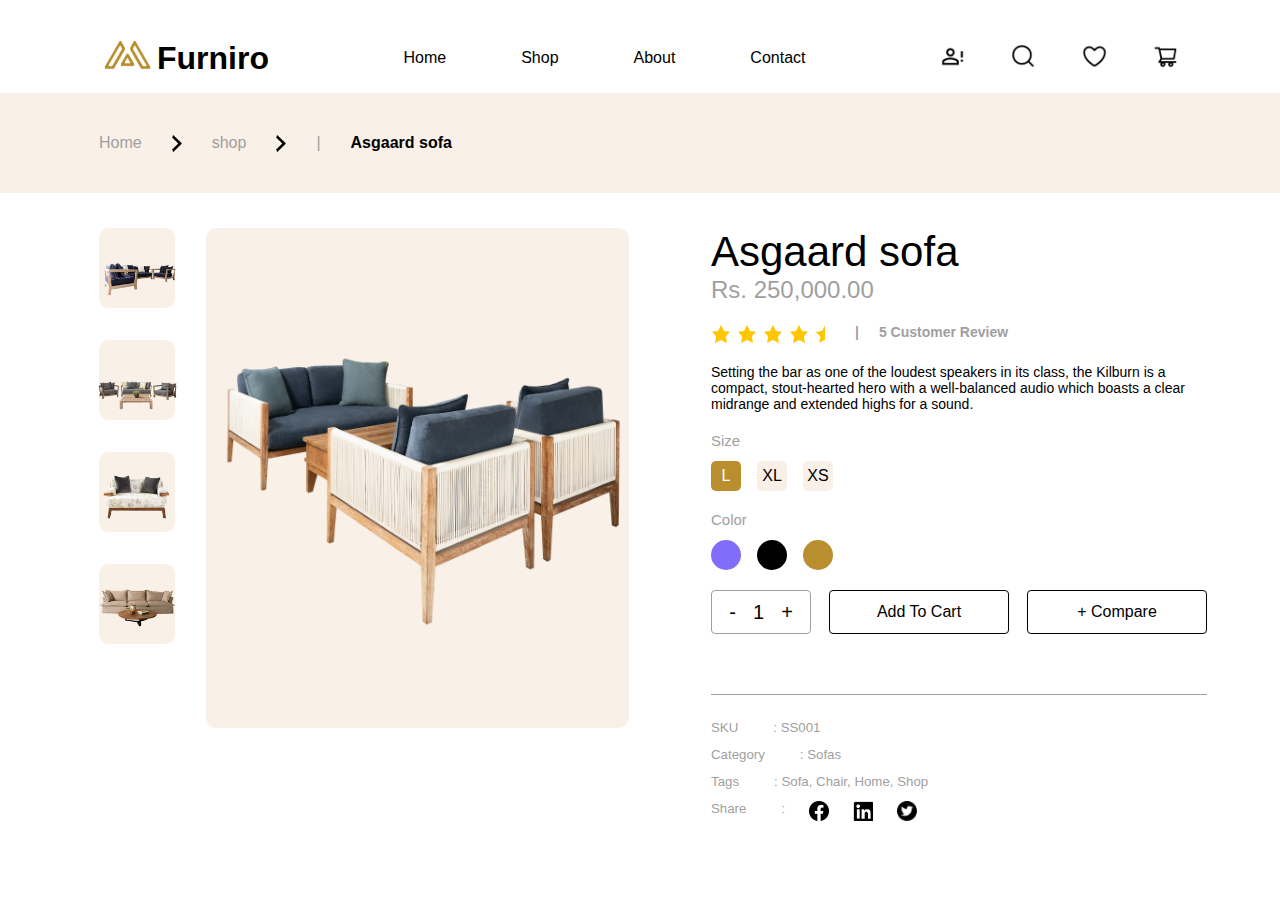
<file: product.html>
<!DOCTYPE html>
<html lang="en">

<head>
    <link rel="stylesheet" href="style.css">
    <link rel="stylesheet" href="product.css">
    <meta charset="UTF-8">
    <meta name="viewport" content="width=device-width, initial-scale=1.0">
    <title>product</title>
</head>

<body>
    <!-- .......................header............................ -->
    <header class="main-margine header">
        <h1 class="Logo">
            <a href="index.html"><img src="images/LOGO.png" alt="LOGO"></a>
            <p><a class="txt-logo" href="index.html">Furniro</a></p>
        </h1>
        <ul class="header-center">
            <li class="txt-centre-header"><a href="#">Home</a></li>
            <li class="txt-centre-header"><a href="#">Shop</a></li>
            <li class="txt-centre-header"><a href="#">About</a></li>
            <li class="txt-centre-header"><a href="#">Contact</a></li>
        </ul>
        <div class="header-right">
            <a href="#"><img src="images/log in header.png" alt="log in"></a>
            <a href="#"><img src="images/search_icon.png" alt="search"></a>
            <a href="#"><img src="images/like-icon.png" alt="like"></a>
            <a href="product.html"><img src="images/buy-icon.png" alt="buy"></a>
        </div>
    </header>
    <!-- .......................address............................ -->
    <div class="address-bar">
        <h4 id="gray-address">Home</h4>
        <img id="flash-adderss" src="images/Vector address.png" alt="">
        <h4 id="gray-address">shop</h4>
        <img id="flash-adderss" src="images/Vector address.png" alt="">
        <p id="gray-address">|</p>
        <h4 id="black-address">Asgaard sofa</h4>
    </div>
    <!-- .......................product............................ -->
    <div class="product">
        <div class="images-product">
            <div class="more-images">
                <div class="back-img">
                    <img src="images/product/Outdoor sofa set 2.png" alt="">
                </div>
                <div class="back-img">
                    <img src="images/product/Outdoor sofa set_2 1.png" alt="">
                </div>
                <div class="back-img">
                    <img src="images/product/Stuart sofa 1.png" alt="">
                </div>
                <div class="back-img">
                    <img src="images/product/Maya sofa three seater (1) 1.png" alt="">
                </div>
            </div>
            <div class="main-image">
                <img src="images/product/Asgaard sofa 3.png" alt="">
            </div>
        </div>
        <div class="txt-product">
            <div class="info-product">
                <div class="name-product">
                    <h1>Asgaard sofa</h1>
                    <h3>Rs. 250,000.00</h3>
                </div>
                <div id="stars">
                    <img src="images/product/stars.png" alt="">
                    <p>|</p>
                    <p>5 Customer Review</p>
                </div>
                <p id="p-txt-product">Setting the bar as one of the loudest speakers in its class, the Kilburn is a
                    compact, stout-hearted
                    hero with a well-balanced audio which boasts a clear midrange and extended highs for a sound.
                </p>
                <div id="size">
                    <h3>Size</h3>
                    <div id="sizes-box">
                        <div class="size-cardB">L</div>
                        <div class="size-card">XL</div>
                        <div class="size-card">XS</div>
                    </div>
                </div>
                <div id="color">
                    <h3>Color</h3>
                    <div id="color-box">
                        <div class="color-card1"></div>
                        <div class="color-card2"></div>
                        <div class="color-card3"></div>
                    </div>
                </div>
                <div class="buy-part">
                    <div id="number-product">
                        <p>-</p>
                        <p>1</p>
                        <p>+</p>
                    </div>
                    <button class="add-to-cart">Add To Cart</button>
                    <div class="compare">+ Compare</div>
                </div>
            </div>
            <div class="more-info">
                <div class="txt-more-info">
                    <h5>SKU</h5>
                    <h5>: SS001</h5>
                </div>
                <div class="txt-more-info">
                    <h5>Category</h5>
                    <h5>: Sofas</h5>
                </div>
                <div class="txt-more-info">
                    <h5>Tags</h5>
                    <h5>: Sofa, Chair, Home, Shop</h5>
                </div>
                <div class="txt-more-info">
                    <h5>Share</h5>
                    <div id="icon-more">
                        <h5>:</h5>
                        <img src="images/product/facebook.png" alt="">
                        <img src="images/product/linkidn.png" alt="">
                        <img src="images/product/twitter.png" alt="">
                    </div>
                </div>
            </div>
        </div>
    </div>

</body>

</html>
</file>
<file: style.css>
:root {
    --main-color: rgba(184, 142, 47, 1);
    --second-color: rgba(255, 243, 227, 1);
    --gray-color: rgba(102, 102, 102, 1);
    --bg-cards: rgba(137, 137, 137, 1);
    --cover-cards: rgba(58, 58, 58, 1);
    --gray-footer: rgba(159, 159, 159, 1);
}

* {
    margin: 0;
    padding: 0;
    box-sizing: border-box;
    font-family: 'Poppins', sans-serif;
}

.main-margine {
    margin-left: 102px;
    margin-right: 102px;
}

ul {
    list-style: none;
}

a {
    text-decoration: none;
    color: black;
}

/* .......................header........................... */
.header {
    display: flex;
    align-items: center;
    justify-content: space-between;
    margin-top: 38px;
}


.Logo {
    display: flex;
    align-items: center;
    gap: 5px;
}

.Logo img {
    width: 50px;
}

.txt-logo {
    font-size: 32px;
    color: black;
}


.header-center {
    display: flex;
    gap: 75px;
}

.txt-centre-header a {
    text-decoration: none;
    color: black;
}

.txt-centre-header a:hover {
    color: var(--main-color);
}


.header-right {
    display: flex;
    gap: 46px;
}

.header-right a img {
    width: 25px;
}

/* .......................banner........................... */
.banner {
    height: 716px;
    margin-top: 25.7px;
    background-image: url(images/banner-header.png);
    background-position: center;
    background-repeat: no-repeat;
    background-size: cover;
    position: relative;
}

.lable-banner {
    width: 643px;
    height: 443px;
    background-color: rgba(255, 243, 227, 1);
    position: absolute;
    left: 739px;
    top: 153px;
    border-radius: 10px;
    padding-top: 22px;
    padding-bottom: 27px;
    padding-left: 39px;
    padding-right: 136px;
    display: flex;
    flex-direction: column;
    justify-content: space-around;
}

.txt-lable {
    display: flex;
    flex-direction: column;
    gap: 17px;
}

.txt-lable h2 {
    color: rgba(184, 142, 47, 1);
    font-size: 52px;
    line-height: 62px;
}

.btn-banner {
    width: 222px;
    height: 54px;
    background-color: rgba(184, 142, 47, 1);
    border: none;
    color: white;
    font-weight: bold;
    font-size: 16px;
    cursor: pointer;
}

.txt-lable span {
    font-size: 16px;
    font-weight: 500;
}

/* .......................part of home........................... */
.parts-room {
    margin-top: 56.47px;
    margin-right: 126px;
    margin-left: 131px;
}

.title-parts-room {
    display: flex;
    flex-direction: column;
    align-items: center;
}

.title-parts-room h3 {
    font-size: 32px;
    color: rgba(51, 51, 51, 1);
}

.title-parts-room p {
    color: var(--gray-color);
    margin-bottom: 63px;
}

.section-parts-room {
    display: flex;
}

.img-parts-room {
    display: flex;
    flex-direction: column;
    justify-content: space-between;
    align-items: center;
    margin-left: 20px;
}

.img-parts-room img {
    width: 381px;
}

.img-parts-room span {
    font-size: 24px;
    font-weight: 500;
    margin-top: 30px;
    color: rgba(51, 51, 51, 1);
}

/* .......................cards........................... */
#title-cards {
    text-align: center;
    font-size: 40px;
    font-weight: bold;
    margin-top: 56px
}

.card-box {
    display: flex;
    justify-content: space-between;
    margin-bottom: 32px;
}

.card {
    display: flex;
    flex-direction: column;
    gap: 16px;
    height: 430px;
    width: 285px;
    margin-top: 32px;
    background-color: rgba(244, 245, 247, 1);
}
.card-box-last{
    display: none;
    justify-content: space-between;
    margin-bottom: 32px;
}

.img-box {
    position: relative;
}

#img-card {
    width: 285px;
}

#offer-box {
    position: absolute;
    top: 24px;
    right: 24px;
    height: 48px;
    width: 48px;
    background-color: rgba(233, 113, 113, 1);
    border-radius: 30px;
    text-align: center;
    padding-top: 11px;
    color: white;
}

#offer-boxNew {
    position: absolute;
    top: 24px;
    right: 24px;
    height: 48px;
    width: 48px;
    background-color: rgba(46, 193, 172, 1);
    border-radius: 30px;
    text-align: center;
    padding-top: 11px;
    color: white;
}

.txt-cards {
    display: flex;
    flex-direction: column;
    gap: 8px;
    margin-left: 16px;
}

.txt-cards span {
    color: var(--bg-cards);
}

.price-card {
    display: flex;
    gap: 16px;
}

#offer-price {
    color: rgba(176, 176, 176, 1);
}

.show-more {
    width: 245px;
    height: 48px;
    border: solid 1px var(--main-color);
    color: var(--main-color);
    font-weight: 500;
    display: flex;
    justify-content: center;
    align-items: center;
    margin: 0 auto;
    margin-bottom: 69px;
    cursor: pointer;
    background-color: white;
}

/* .......................slider-banner........................... */
.slider-banner {
    height: 670px;
    background-color: rgba(252, 248, 243, 1);
    display: flex;
    align-items: center;
}

.txt-slider {
    display: flex;
    flex-direction: column;
    width: 38%;
    gap: 25px;
    margin-left: 100px;
    margin-top: 22px;
    padding-right: 128px;
}

#btn-slider {
    height: 48px;
    width: 176px;
    background-color: var(--main-color);
    border: none;
    color: white;
    cursor: pointer;
}

.main-txt-slider h3 {
    font-size: 40px;
    font-weight: bold;
}

.img-slider {
    display: flex;
    gap: 24px;
}

.main-img {
    width: 404px;
    height: 582px;
    background-image: url(images/inner\ peace.png);
    background-position: center;
    background-repeat: no-repeat;
    background-size: cover;
    position: relative;
}

#box-main-img {
    width: 217px;
    height: 130px;
    background-color: rgba(255, 255, 255, 0.72);
    position: absolute;
    bottom: 24px;
    left: 24px;
}

#box-main-img p {
    margin-left: 32px;
    margin-top: 32px;
}

#box-main-img h4 {
    margin-left: 32px;
    margin-top: 8px;
    font-size: 28px;
    font-weight: 400;
}

#arrow-main-img {
    width: 48px;
    height: 48px;
    background-color: var(--main-color);
    position: absolute;
    bottom: 24px;
    left: 241px;
    display: flex;
    align-items: center;
    justify-content: center;
}

.second-img {
    width: 372px;
    height: 468px;
    background-image: url(images/beat-room.png);
    background-position: center;
    background-repeat: no-repeat;
    background-size: cover;
    position: relative;
}

#flash {
    width: 18px;
}

#flash-box {
    height: 48px;
    width: 48px;
    background-color: white;
    border-radius: 30px;
    display: flex;
    align-items: center;
    justify-content: center;
    position: absolute;
    top: 267px;
    left: 345px;
    cursor: pointer;
}

#flash-box img {
    height: 14px;

}

/* .......................slider-banner........................... */

.txt-album {
    margin-top: 68px;
    display: flex;
    flex-direction: column;
    align-items: center;
    justify-content: center;
}

.txt-album p {
    color: rgba(97, 97, 97, 1);
    font-size: 20px;
}

.txt-album h3 {
    color: var(--cover-cards);
    font-weight: bold;
    font-size: 40px;
}



#laptop {
    width: 451px;
}

#Bed {
    width: 290px;
}

#camera {
    width: 344px;
}

#Dining-room {
    width: 295px;
}

#chair {
    width: 181px;
}

#rooom {
    width: 274px;
}

#Signboard {
    width: 178px;
}

#Kitchen {
    width: 285px;
}

.img-container {
    display: flex;
}

.img-container,
.img-container2 {
    display: flex;
    flex-wrap: wrap;
    gap: 1rem;
    justify-content: center;
    margin-bottom: 2rem;

}

.img-container img,
.img-container2 img {
    width: 220px;
    height: auto;
    object-fit: cover;
    border-radius: 8px;
    box-shadow: 0 2px 5px rgba(0, 0, 0, 0.1);
    transition: transform 0.3s ease;
    cursor: pointer;
}

.img-container img:hover,
.img-container2 img:hover {
    transform: scale(1.03);
}

/* .......................footer........................... */
.footer {
    border-top: 2px solid rgba(217, 217, 217, 1);
}

.content-footer {
    margin-top: 48px;
    display: flex;
    gap: 144px;
    border-bottom: solid 2px rgba(217, 217, 217, 1) ;
    margin-bottom: 59px;
}

.brand-footer h5 {

    font-size: 24px;
    font-weight: bold;
}

.li-footer {
    margin-top: 46px;
}
.li-footer a:hover {
    color: var(--main-color);
}


#title-footer {
    color: var(--gray-footer);
}

#input-footer,
#btn-footer {
    border-top: none;
    border-left: none;
    border-right: none;
}
#input-footer{
    padding-right: 10px;
}
#btn-footer {
    cursor: pointer;
    background-color: white;
}
#last-txt{
    margin-bottom: 38px;

}
</file>
<file: product.css>
.address-bar {
    height: 100px;
    background-color: rgba(249, 241, 231, 1);
    display: flex;
    gap: 30px;
    align-items: center;
    padding-left: 99px;
    margin-top: 15px;
}

#gray-address {
    color: #9F9F9F;
    font-weight: 300;
}

#flash-adderss {
    width: 10px;
    font-weight: 300;

}

/* .........................product....................... */
.product {
    margin: 0 99px;
    display: flex;
    gap: 82px;
    padding-top: 35px;    
}

.images-product {
    display: flex;
    gap: 31px;
}

.more-images {
    display: flex;
    flex-direction: column;
    gap: 32px;
}

.back-img {
    width: 76px;
    height: 80px;
    background-color: rgba(249, 241, 231, 1);
    border-radius: 9px;
    display: flex;
    justify-content: center;
    align-items: center;
}

.back-img img {
    width: 83px;
}

.main-image {
    height: 500px;
    width: 423px;
    background-color: rgba(249, 241, 231, 1);
    border-radius: 10px;
    display: flex;
    justify-content: center;
    align-items: center;
}

.main-image img {
    width: 450px;
}

.txt-product {
    display: flex;
    flex-direction: column;
    gap: 60px;
}

.info-product {
    display: flex;
    flex-direction: column;
    gap: 20px;
}

.name-product {
    display: flex;
    flex-direction: column;
}

.name-product h1 {
    font-size: 42px;
    font-weight: 400;
}

.name-product h3 {
    font-size: 24px;
    font-weight: 500;
    color: rgba(159, 159, 159, 1);
}

#stars {
    display: flex;
    gap: 20px;
}

#stars img {
    width: 124px;
}

#stars p {
    color: rgba(159, 159, 159, 1);
    font-weight: 600;
    font-size: 14px;
}

#p-txt-product {
    font-size: 14px;
    font-weight: 300;
}

#size {
    display: flex;
    flex-direction: column;
    gap: 12px;
}

#size h3 {
    font-size: 15px;
    color: rgba(159, 159, 159, 1);
    font-weight: 300;
}

#sizes-box {
    display: flex;
    gap: 16px;
    align-items: center;
}

.size-cardB {
    width: 30px;
    height: 30px;
    background-color: rgba(184, 142, 47, 1);
    color: white;
    border-radius: 5px;
    display: flex;
    justify-content: center;
    align-items: center;
    font-weight: 300;
}

.size-card {
    width: 30px;
    height: 30px;
    background-color: rgba(249, 241, 231, 1);
    border-radius: 5px;
    display: flex;
    justify-content: center;
    align-items: center;
    font-weight: 300;
}

#color {
    display: flex;
    flex-direction: column;
    gap: 12px;
}

#color h3 {
    font-size: 15px;
    color: rgba(159, 159, 159, 1);
    font-weight: 300;
}

#color-box {
    display: flex;
    gap: 16px;
    align-items: center;
}

.color-card1 {
    width: 30px;
    height: 30px;
    background-color: rgba(129, 109, 250, 1);
    border-radius: 50px;
}

.color-card2 {
    width: 30px;
    height: 30px;
    background-color: black;
    border-radius: 50px;
}

.color-card3 {
    width: 30px;
    height: 30px;
    background-color: rgba(184, 142, 47, 1);
    border-radius: 50px;
}

.buy-part {
    display: flex;
    gap: 18px;
    align-items: center;
}

#number-product {
    width: 100px;
    height: 44px;
    border: solid 1px rgba(159, 159, 159, 1);
    background-color: white;
    border-radius: 4px;
    display: flex;
    align-items: center;
    justify-content: space-evenly;
    font-weight: 500;
    font-size: 20px;
}

.add-to-cart {
    width: 180px;
    height: 44px;
    background-color: white;
    border: solid 1px black;
    border-radius: 4px;
    font-size: 16px;
}

.compare {
    width: 180px;
    height: 44px;
    background-color: white;
    border: solid 1px black;
    border-radius: 4px;
    display: flex;
    justify-content: center;
    align-items: center;
}

.more-info {
    display: flex;
    flex-direction: column;
    gap: 12px;
    border-top: solid 1px #9F9F9F;
    padding-top: 25px;
    margin-bottom: 67px;
}

.txt-more-info {
    display: flex;
    gap: 35px;
}

.txt-more-info h5 {
    color: #9F9F9F;
    font-weight: 500;
}

#icon-more {
    display: flex;
    gap: 24px;
    
}

#icon-more img {
    width: 20px;
}
</file>
